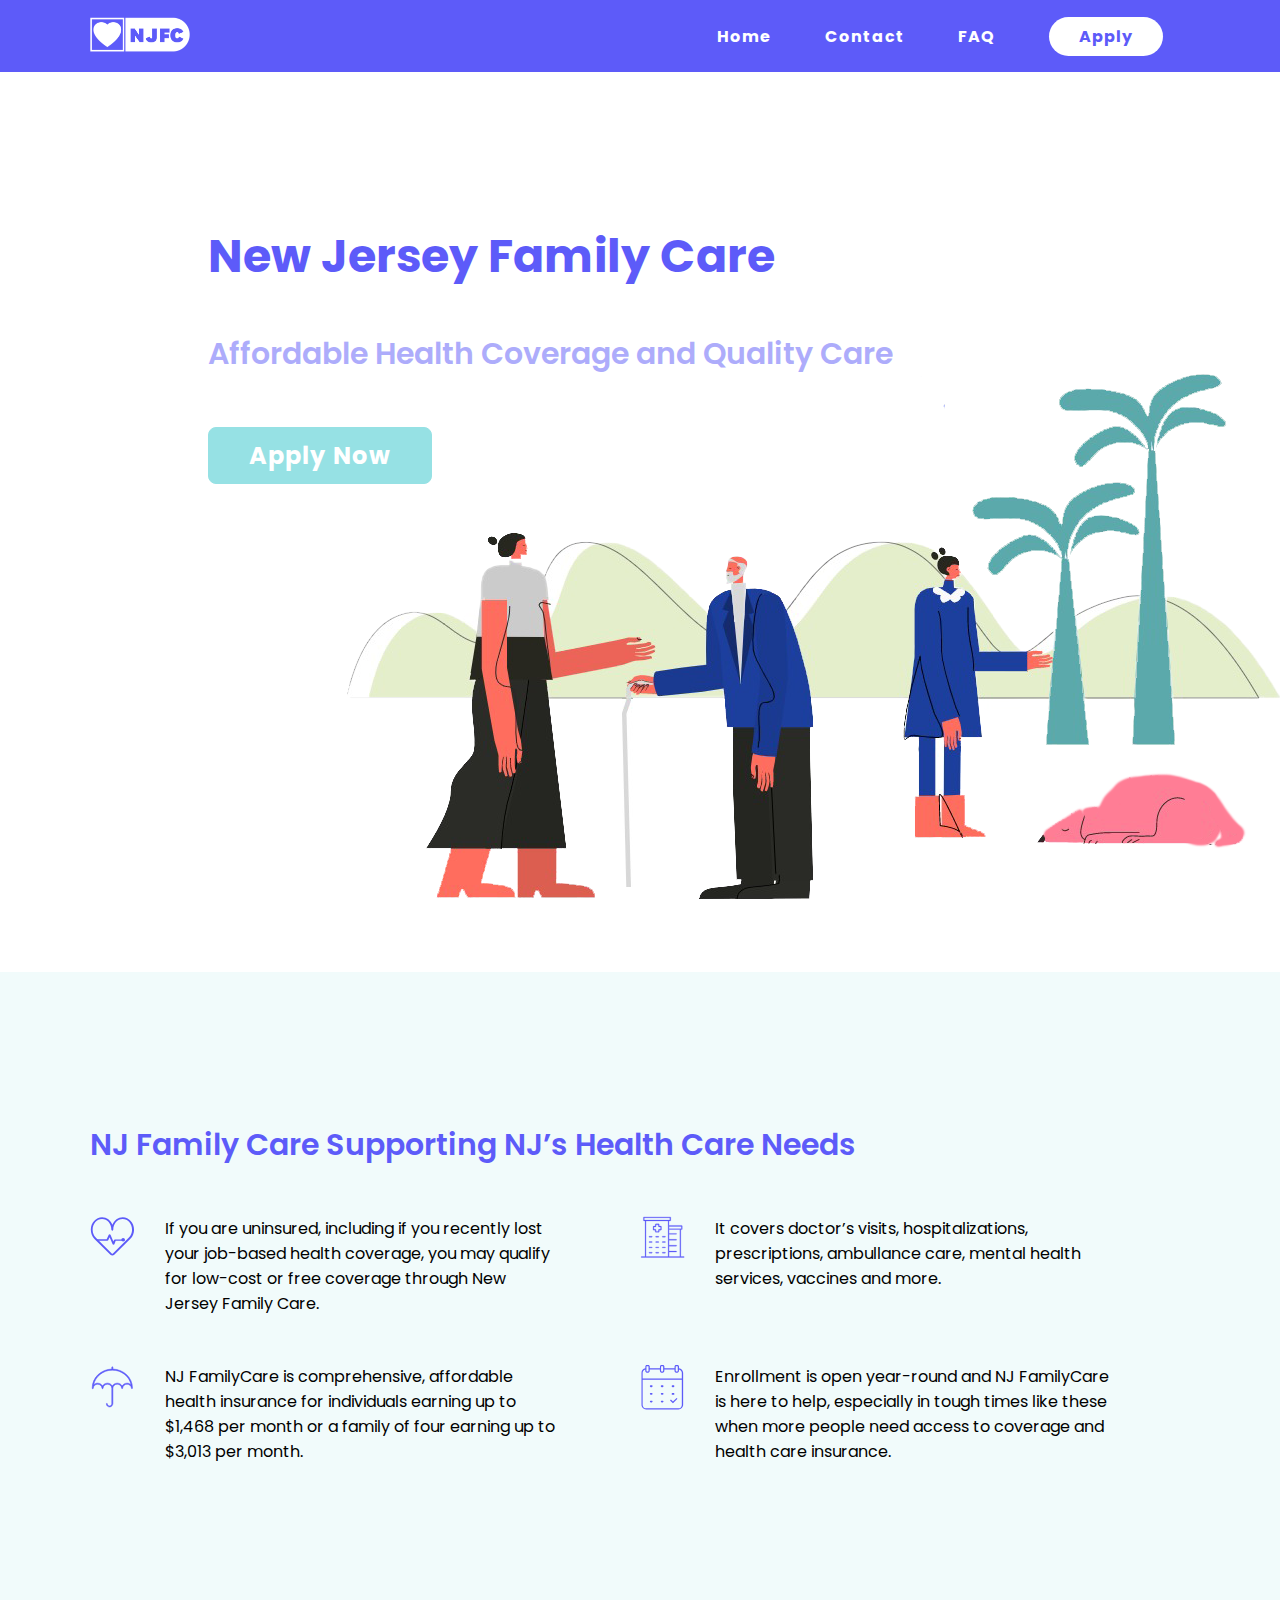
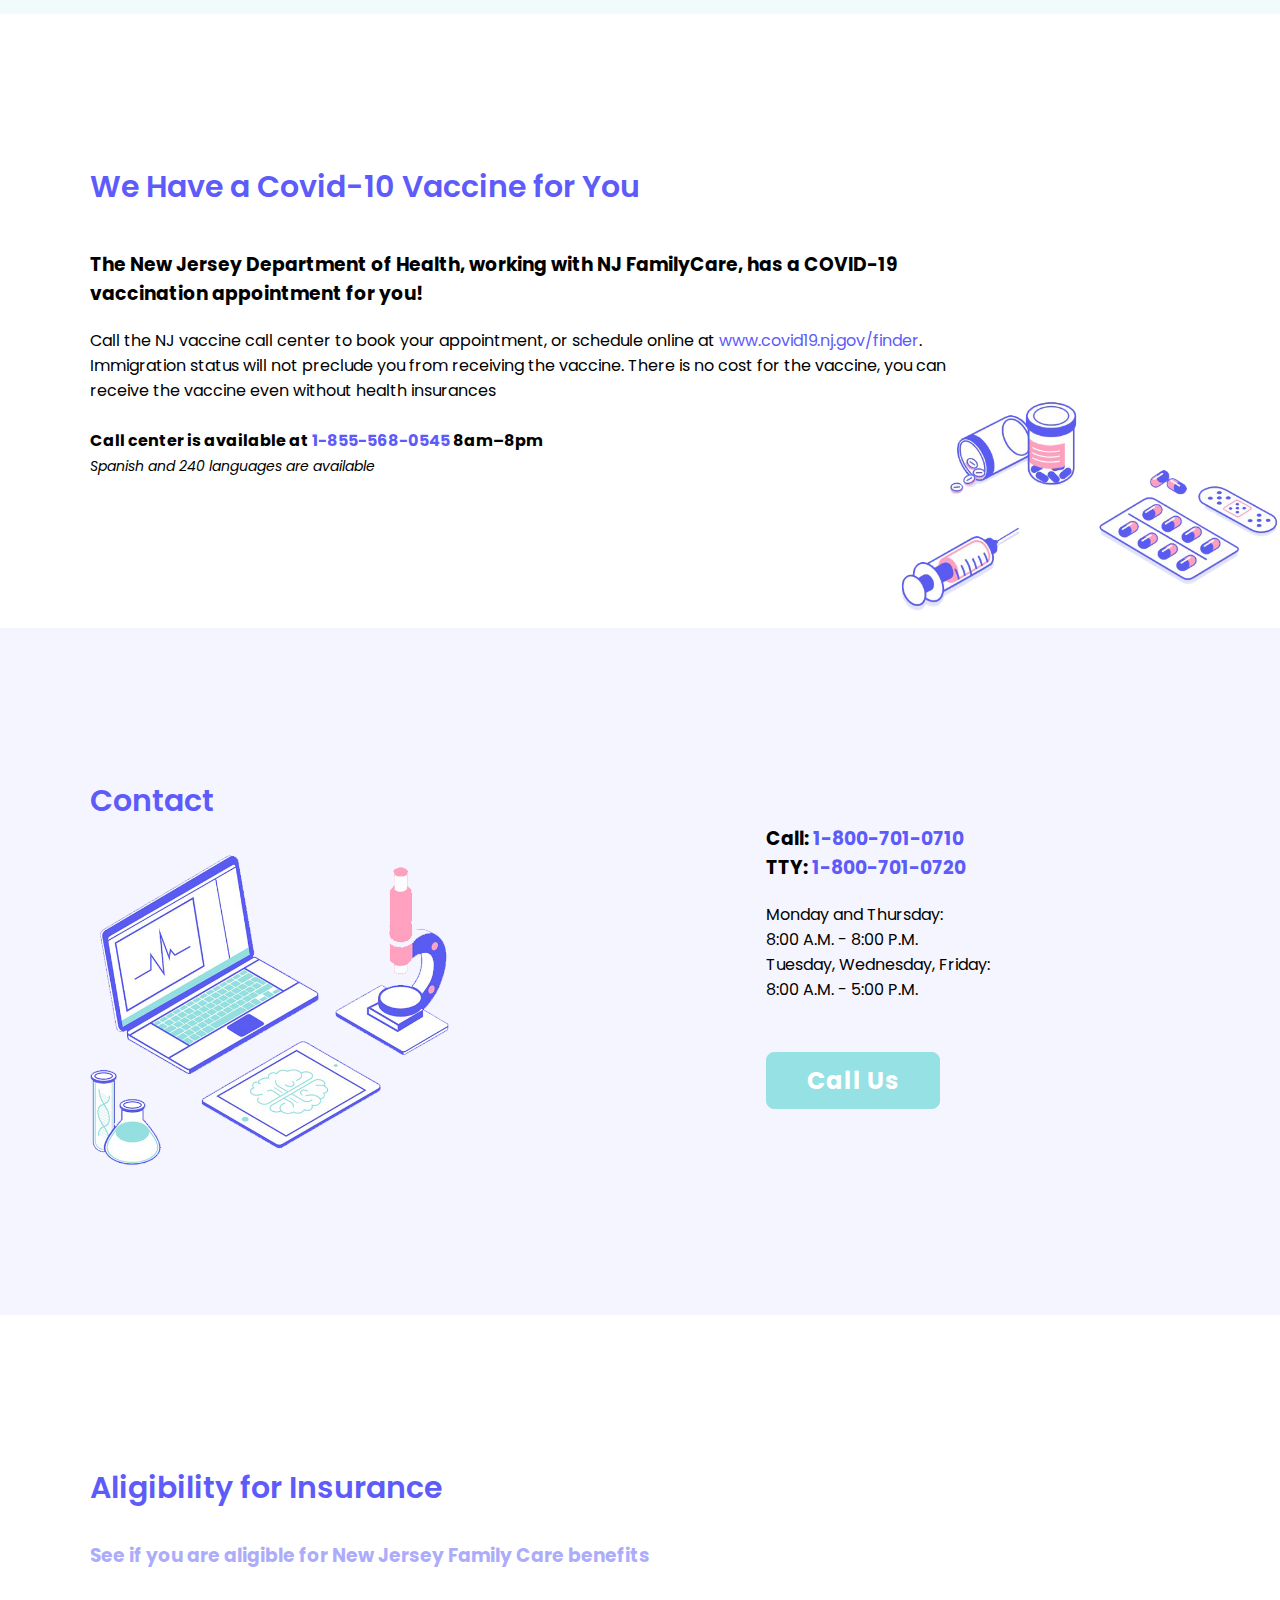
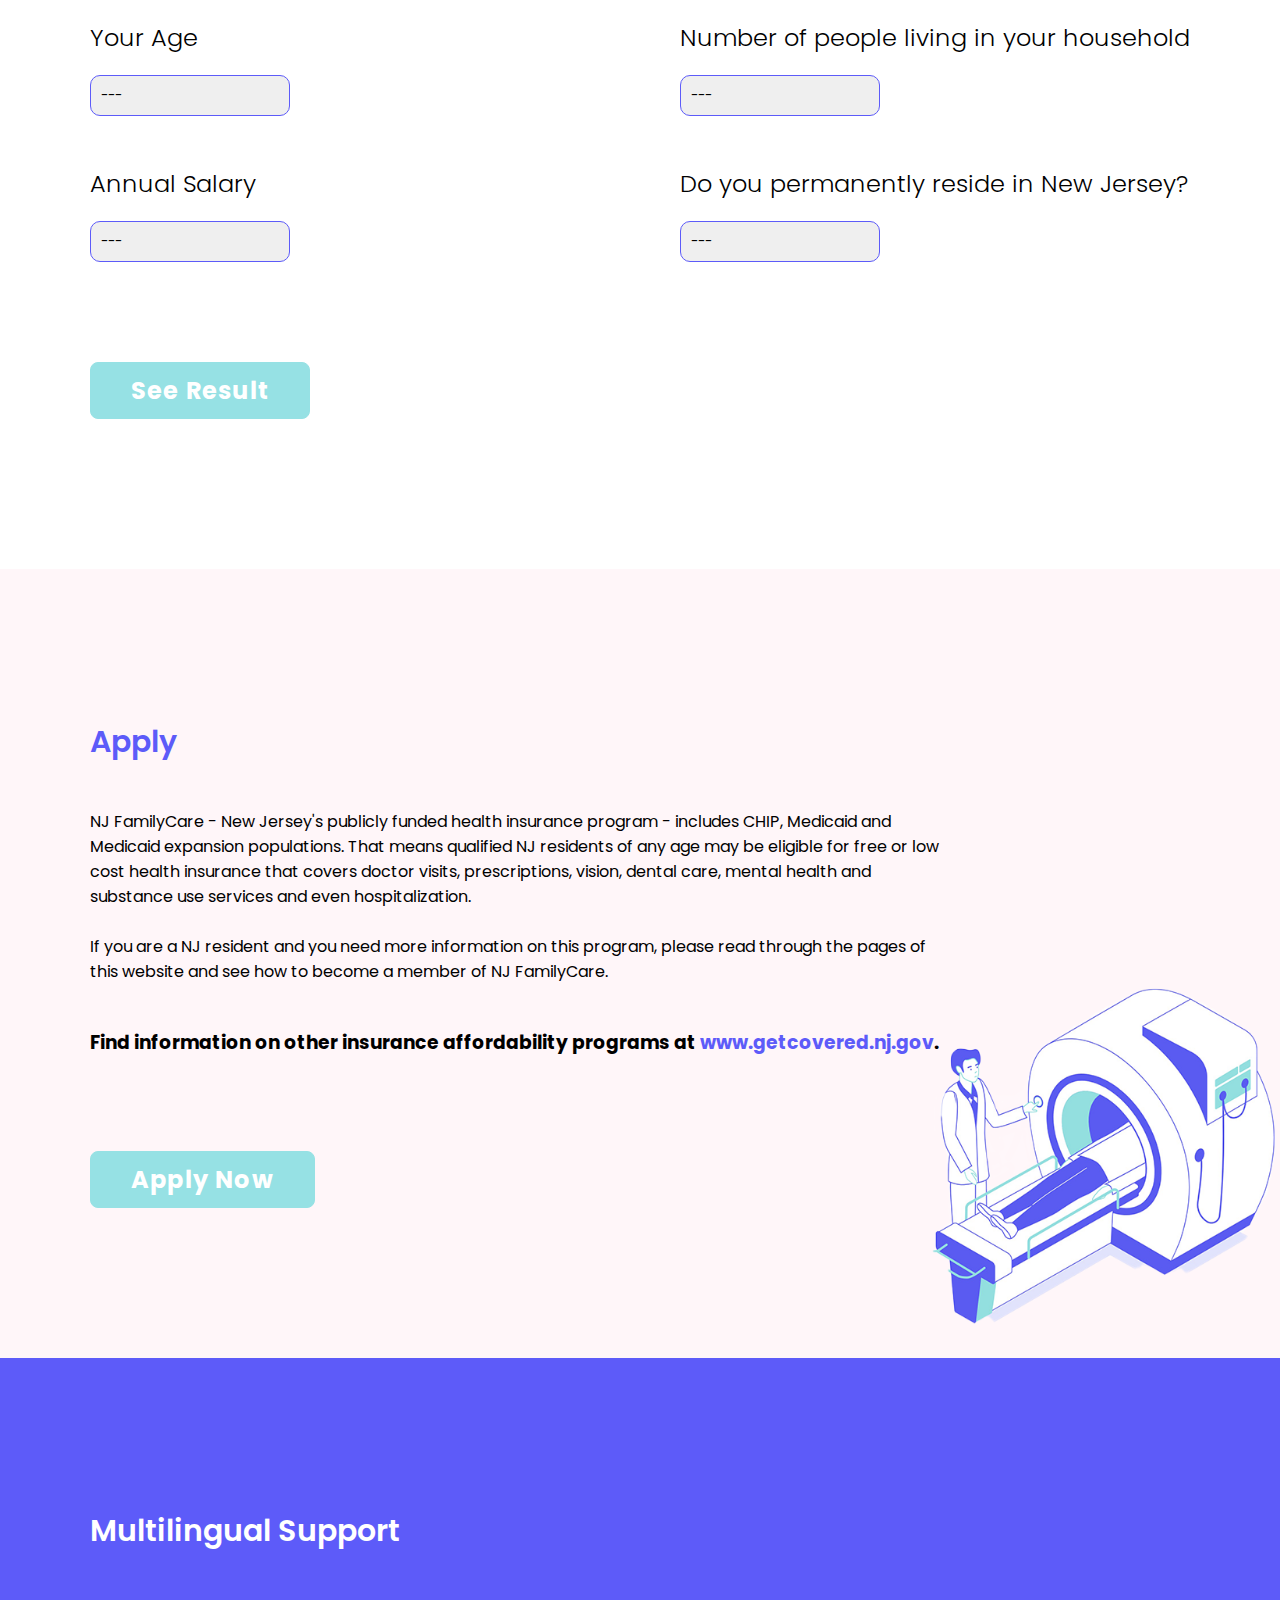
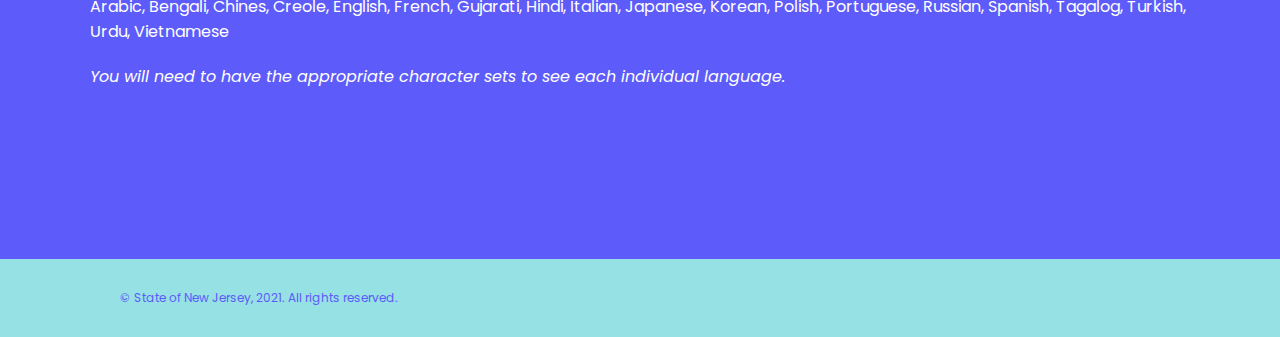
<file: New_Jersey_FamilyCare/index.html>
<!DOCTYPE html>
<html lang="en">
	<!-- prettier-ignore -->
	<head>
		<meta charset="UTF-8" />
		<meta http-equiv="X-UA-Compatible" content="IE=edge" />
		<meta
			name="viewport"
			content="width=device-width, initial-scale=1.0"
		/>
		<link rel="stylesheet" href="https://cdnjs.cloudflare.com/ajax/libs/font-awesome/4.7.0/css/font-awesome.min.css">
		<link rel="stylesheet" href="style.css" />
		<link rel="stylesheet" href="https://cdnjs.cloudflare.com/ajax/libs/font-awesome/4.7.0/css/font-awesome.min.css">
		<title>Aligibility</title>
	</head>
	<!-- prettier-ignore -->
	<body>
		<!-- Navbar Section  -->
		<section class="nav-bar">
			<nav>
				<a href="#home">
					<img class="logo" src="images/logo-njfc-01.png" alt="logo"/>
				</a>
				<ul class="nav-links">
					<li>
						<a href="#">Home</a>
					</li>
					<li>
						<a href="#">Contact</a>
					</li>
					<li>
						<a href="#">FAQ</a>
					</li>
					<li>
						<a id="apply" href="#" >Apply</a>
					</li>
				</ul>
				<div class="burger">
					<div class="line1"></div>
					<div class="line2"></div>
					<div class="line3"></div>
				</div>
			</nav>
		</section>

		<!-- Hero Section  -->
		<section class="hero">
			<div class="hero-section">
				<div class="hero-cta-wrapper wrapper">
					<h1>New Jersey Family Care</h1>
					<h2 class="hero-h2">Affordable Health Coverage and Quality Care</h2>
					<button>Apply Now</button>
				</div>
				<img src="images/hero.png" alt="Colorful illustration of a woman greeting an ond man and a youg lady in the back looking at her pink dog">
			</div>
		</section>

		<!-- health care need section  -->
		<section class="health-care-needs">
			<div class="health-care-needs-wrapper wrapper">
				<h2 class="seaction-headline">NJ Family Care Supporting NJ’s Health Care Needs</h2>
				<div class="icon-text-main-wrapper">
					<div class="icon-text-wrapper">
						<img class="icon" src="images/icons/icon-1.svg" alt="">
						<p>If you are uninsured, including if you recently lost your job-based 
							health coverage, you may qualify for low-cost or free coverage through New Jersey Family Care. </p>
					</div>
					<div class="icon-text-wrapper">
						<img class="icon" src="images/icons/icon-2.svg" alt="">
						<p>It covers doctor’s visits, hospitalizations, prescriptions, 
							ambullance care, mental health services, vaccines and more.</p>
					</div>
					<div class="icon-text-wrapper">
						<img class="icon" src="images/icons/icon-3.svg" alt="">
						<p>NJ FamilyCare is comprehensive,
							affordable health insurance for individuals
							earning up to $1,468 per month or a family
							of four earning up to $3,013 per month. </p>
					</div>
					<div class="icon-text-wrapper">
						<img class="icon" src="images/icons/icon-4.svg" alt="">
						<p>Enrollment is open year-round and NJ FamilyCare is here to help, especially
							in tough times like these when more people need access to coverage and health care insurance.  </p>
					</div>
				</div>
			</div>
		</section>

		<!-- Vacine section  -->

		<section class="vaccine">
			<div class="vaccine-wrapper wrapper">
				<div class="vaccine-left-side-wrapper">
					<h2>We Have a Covid-10 Vaccine for You</h2>
				<h3>The New Jersey Department of Health, working with NJ FamilyCare, has a COVID-19 vaccination appointment for you!</h3>
				<p>Call the NJ vaccine call center to book your appointment, or schedule online at <a href="www.covid19.nj.gov/finder">www.covid19.nj.gov/finder</a>. 
					Immigration status will not preclude you from receiving the vaccine. There is no cost for the vaccine, you can receive the vaccine even without health insurances</p> <br>
				<p> <strong> Call center is available at <span>1-855-568-0545</span>  8am–8pm</strong> </p>
				<p><em>Spanish and 240 languages are available</em></p>
				</div>
				<img src="images/vaccine.png" alt="illustration of some pills and a niddle">
			</div>
		</section>

		<!-- contact section  -->
		<section class="contact">
			<div class="contact-wrapper wrapper">
				<h2>Contact</h2>
				<div class="contact-content-wrapper">
					<img src="images/contact.png" alt="illustration of a computer, a tablet showing brain, a microscope and small flasks">
					<div class="contact-right-side-wrapper">
						<h3>Call: <span>1-800-701-0710</span>  </h3>
						<h3>TTY: <span> 1-800-701-0720</span> </h3>
						<p>
							Monday and Thursday: <br>
							8:00 A.M. - 8:00 P.M. <br>
							Tuesday, Wednesday, Friday: <br>
							8:00 A.M. - 5:00 P.M.
						</p>
						<button>Call Us</button>
					</div>
				</div>
			</div>
		</section>
		
		<!-- Aligibility Section -->
		<section class="aligibility wrapper">
			<h2>Aligibility for Insurance</h2>
			<h3 class="subhead-availability">
				See if you are aligible for New Jersey Family Care benefits
			</h3>
			<div class="questions">
				<div class="righ-questions-wrapper">
					<label for="age"> Your Age <br />
						<select name="age" id="age">
							<option disabled selected value="0">---</option>
							<option value="15-21"> 15-21 </option>
							<option value="21-30" > 21-30 </option>
							<option value="30-50" > 30-50 </option>
							<option value="50-80" > 50-80 </option>
							<option value="80+" > 80+ </option>
						</select>
					</label>

					<br />
					<label for="salary"> Annual Salary <br />
						<select name="salary" id="salary">
							<option disabled selected value="0">---</option>
							<option value="0-10000"> $0-10000 </option>
							<option value="10000-20000" > $10000-20000 </option>
							<option value="20000-30000" > $20000-30000 </option>
							<option value="30000-40000" > $30000-40000 </option>
							<option value="40000+" > $40000+ </option>
						</select>
					</label>
				</div>
				<div class="left-questions-wrapper">
					<label for="household"> Number of people living in your household <br />
						<select name="household" id="household">
							<option disabled selected value="0">---</option>
							<option value="1" > 1 </option>
							<option value="2" > 2 </option>
							<option value="3" > 3 </option>
							<option value="3+" > 3+ </option>		
						</select>
					</label>
					<br />
					<label class="reside" for="reside"> Do you permanently reside in New Jersey?</label> <br>
						<select name="reside" id="reside">
							<option disabled selected value="0">---</option>
							<option value="yes" > Yes </option>
							<option value="No" > No </option>		
						</select>
				</div>
			</div>
			<button id="see-results-button">See Result</button>
			<div class="answer-wrapper">
				<section class="answer">
					<h2 id="answer">""</h2>
					<button class="pop-up-button" id="button-that-changes">Apply Now</button> 
					<button class="pop-up-button">Contact Us</button>
					<button class="close-button" id="close-button" href="#">x</button>
				</section>
			</div>
		</section>

		<!-- apply section  -->
		<section class="apply-section">
			<div class="apply-wrapper wrapper">
				<div class="apply-right-side-wrapper">
					<h2 class="seaction-headline">Apply</h2>
					<p>NJ FamilyCare - New Jersey's publicly funded health insurance program - includes CHIP, Medicaid and Medicaid expansion populations. That means qualified NJ residents of any age may be eligible for free or low cost health insurance that covers doctor visits, prescriptions, vision, dental care, mental health and substance use services and even hospitalization.
					<br/> <br/>	If you are a NJ resident and you need more information on this program, please read through the pages of this website and see how to become a member of NJ FamilyCare. </p>
					<h3>Find information on other insurance affordability programs at <a target="_blank"  href="https://nj.gov/getcoverednj/">www.getcovered.nj.gov</a>.</h3>
					<button>Apply Now</button>
				</div>
				<img src="images/CT.png" alt="">
			</div>
		</section>

		<!-- languages section  -->
		<section class="languages-section">
			<div class="languages-wrapper wrapper">
				<h2>Multilingual Support</h2>
				<h4>Arabic,	Bengali, Chines, Creole, English, French, Gujarati, Hindi, Italian, Japanese, Korean, Polish, Portuguese, Russian, Spanish, Tagalog, Turkish, Urdu, Vietnamese</>
				<p><em>You will need to have the appropriate character sets to see each individual language.</em></p>
			</div>
		</section>

		<!-- Footer  -->
		<footer>
			<div id="footer-wrapper" class="wrapper">
				<p>© State of New Jersey, 2021. All rights reserved.</p>
			</div>
		</footer>
		
		  <!-- prettier-ignore -->
		  <script src="app.js"> </script>

	</body>
</html>
</file>
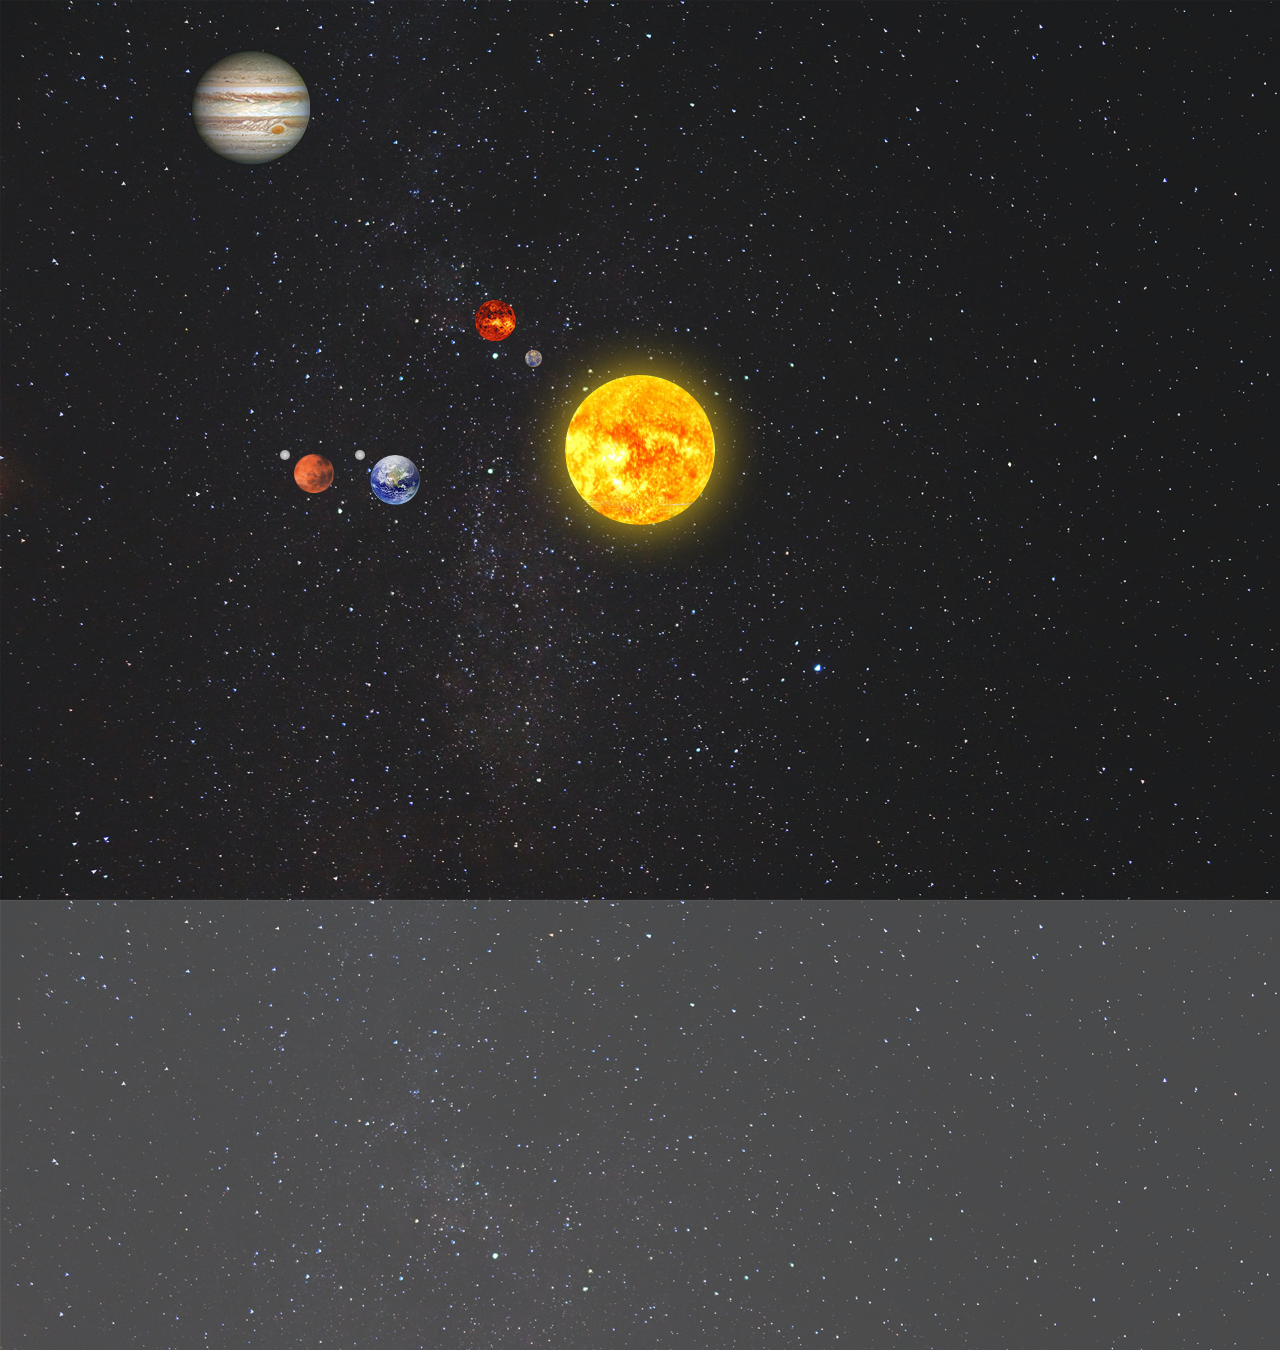
<file: Orbiting_CSS-Animation/index.html>
<!DOCTYPE html>
<html>
	<head>
		<title>Orbit Animation</title>

		<!-- Normalize.css -->
		<link
			rel="stylesheet"
			type="text/css"
			href="normalize.css"
		/>

		<!-- Custom Styles -->
		<link rel="stylesheet" href="style.css" />

		<!--[if IE]>
			<script src="http://html5shim.googlecode.com/svn/trunk/html5.js"></script>
		<![endif]-->
	</head>

	<body id="universe">
		<div id="sun"></div>
		<div id="earthOrbit">
			<img
				src="images/earth.png"
				alt="Earth"
				id="earth"
			/>
			<div id="moonOrbit">
				<div id="moon"></div>
			</div>
		</div>
		<div id="mercuryOrbit">
			<img
				src="images/mercury.png"
				alt="mercury"
				id="mercury"
			/>
		</div>
		<div id="venusOrbit">
			<img
				src="images/venus.png"
				alt="venus"
				id="venus"
			/>
		</div>
		<div id="marsOrbit">
			<img src="images/mars.png" alt="mars" id="mars" />
			<div id="moonOrbit">
				<div id="moon"></div>
			</div>
		</div>
		<div id="jupiterOrbit">
			<img
				src="images/Jupiter.png"
				alt="jupiter"
				id="jupiter"
			/>
		</div>
		<div id="saturnOrbit">
			<img
				src="images/saturn.png"
				alt="saturn"
				id="saturn"
			/>
		</div>
		<div id="neptunOrbit">
			<img
				src="images/neptune.png"
				alt="neptun"
				id="neptun"
			/>
		</div>
	</body>
</html>
</file>
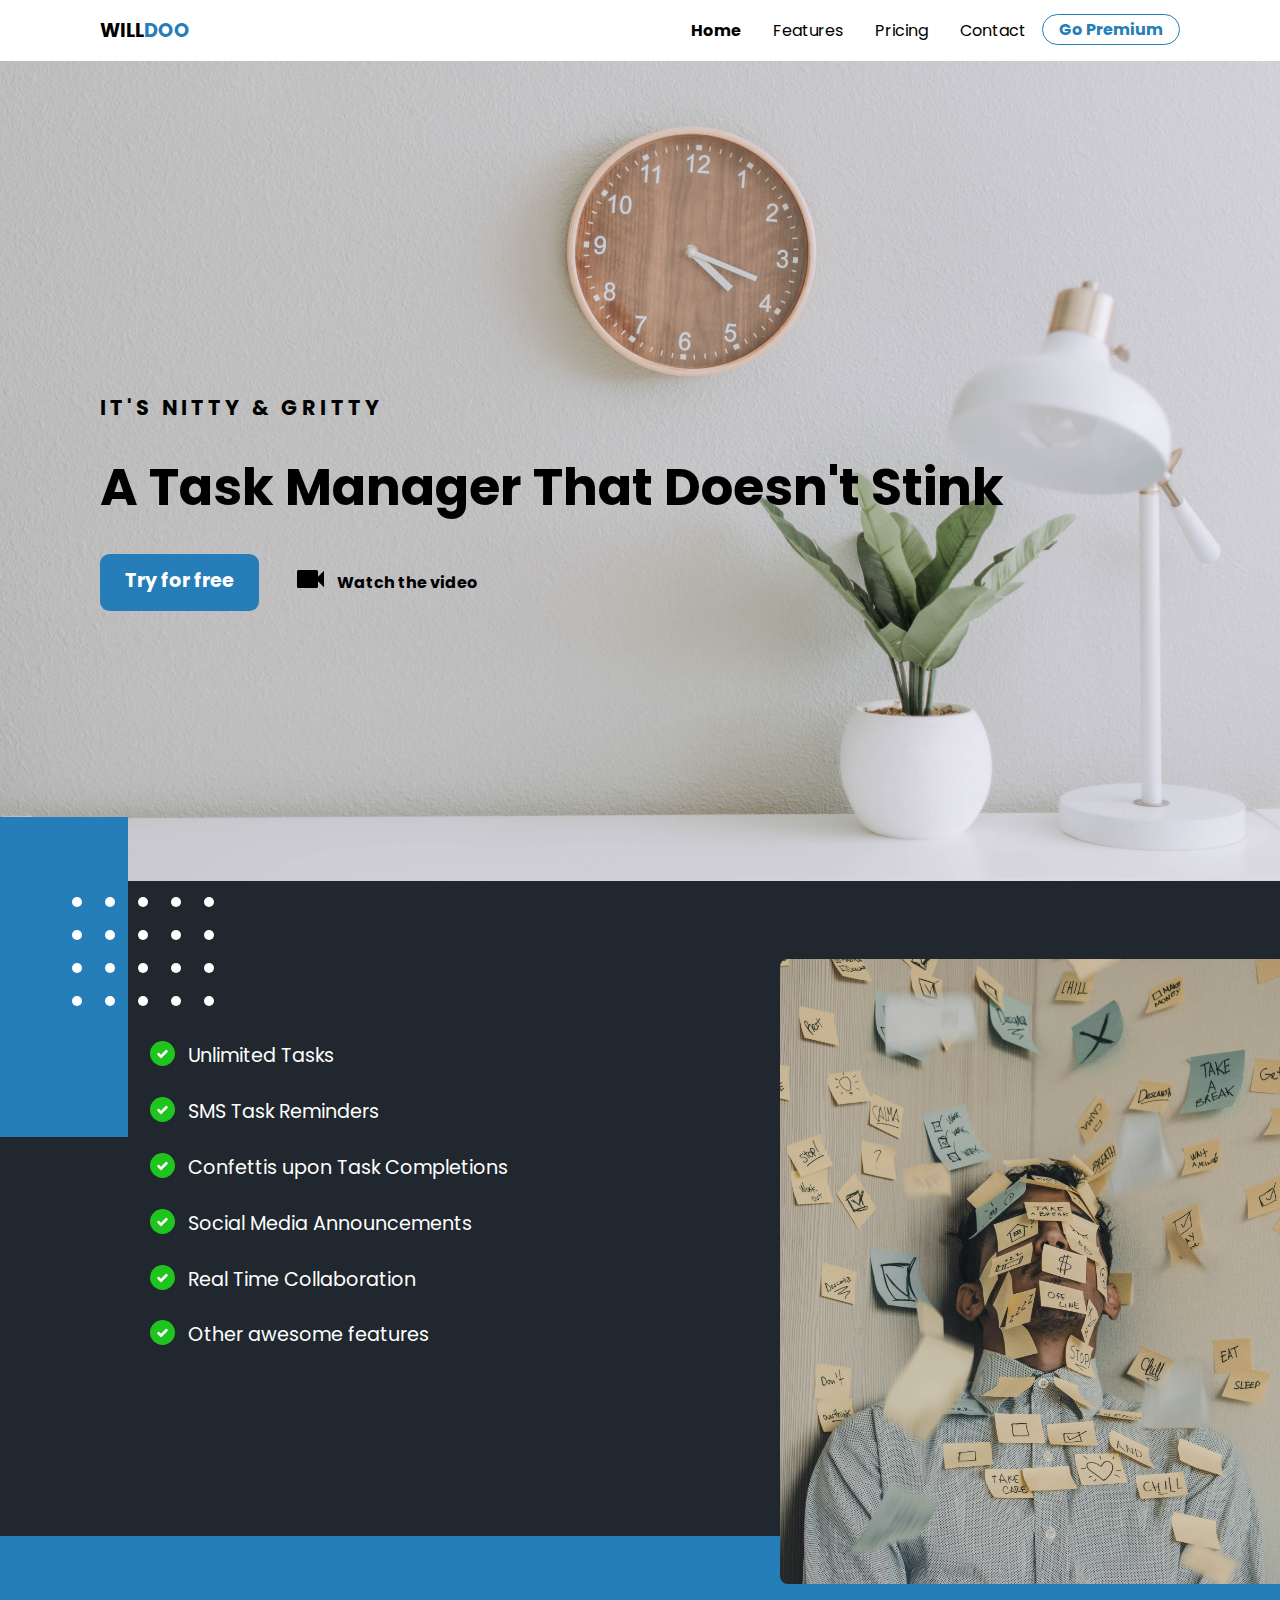
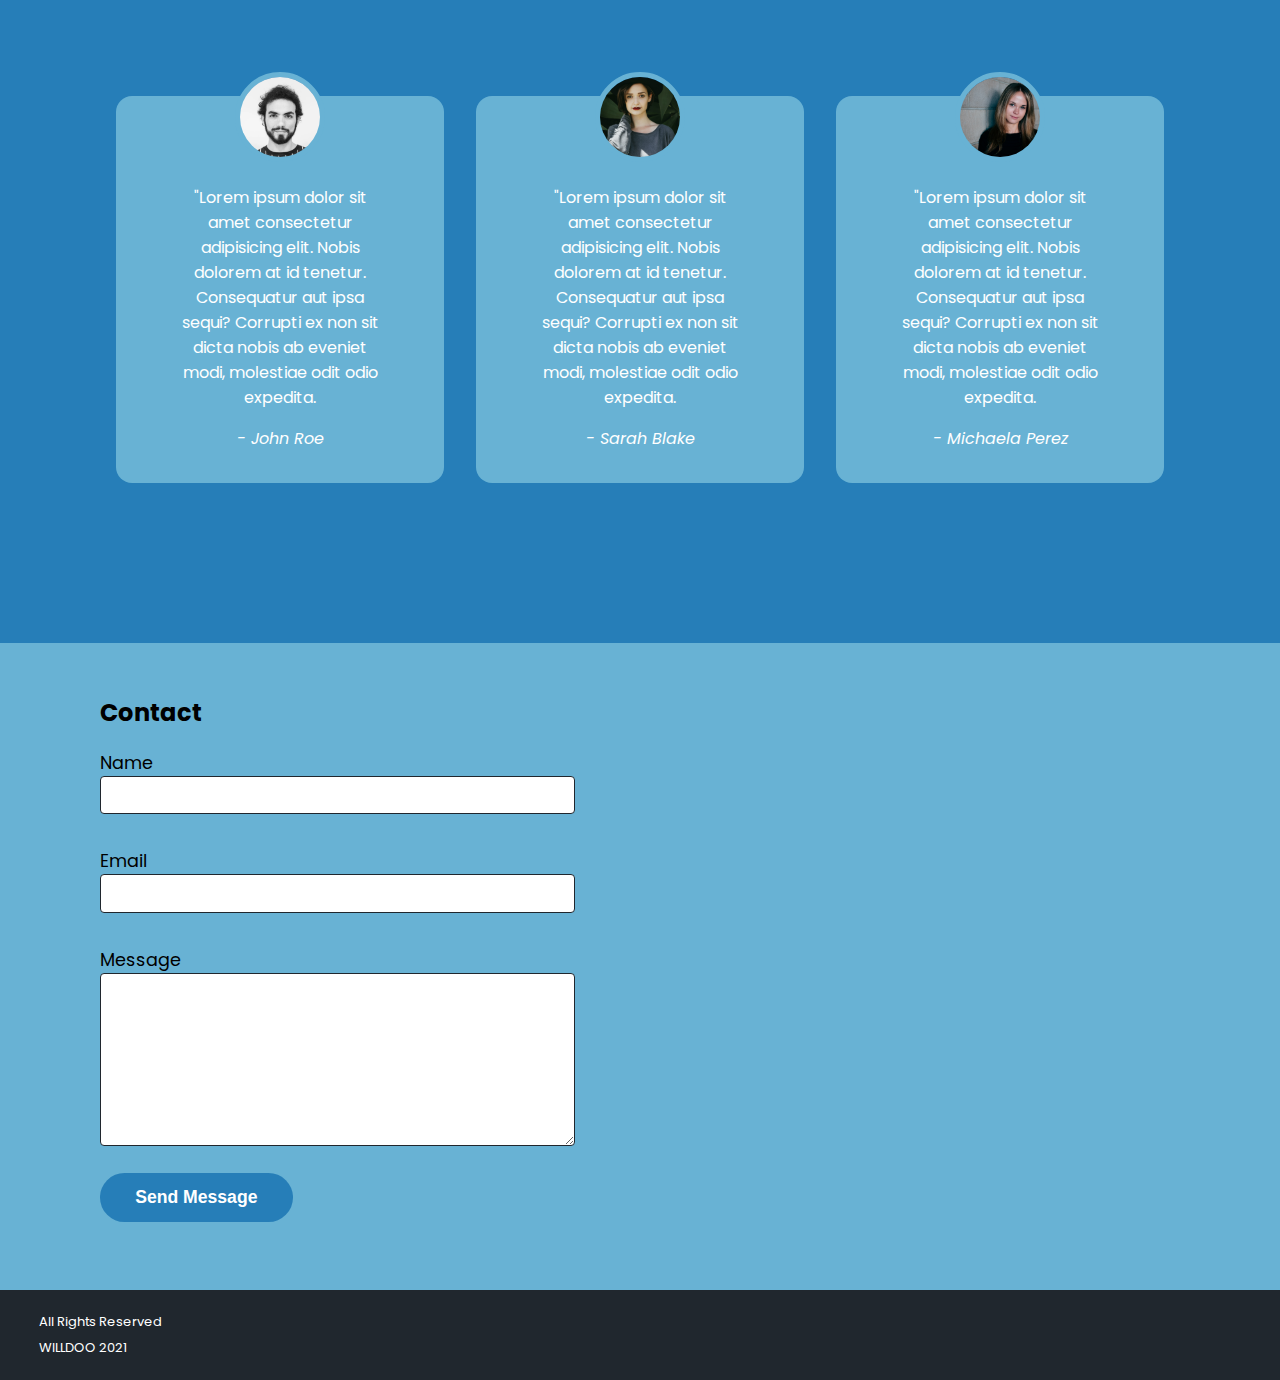
<file: WILLDOO-task-manger-website-main-page/index.html>
<!DOCTYPE html>
<html lang="en">
<head>
    <meta charset="UTF-8">
    <meta http-equiv="X-UA-Compatible" content="IE=edge">
    <meta name="viewport" content="width=device-width, initial-scale=1.0">
    <title>Document</title>
    <link rel="stylesheet" href="css/main.css">
</head>
<body>
    <div class="navbar">
        <div class="container">
            <a class="logo" href="#">WILL<span>DOO</span></a>

            <img id="mobile-cta" class="mobile-menu" src="images/menu.svg" alt="Open Navigation">

            <nav>
                <img id="mobile-exit" class="mobile-menu-exit" src="images/exit.svg" alt="Close Navigation">
                
                <ul class="primary-nav">
                    <li class="current"><a href="#">Home</a></li>
                    <li><a href="#">Features</a></li>
                    <li><a href="#">Pricing</a></li>
                </ul>

                <ul class="secondary-nav">
                    <li><a href="#">Contact</a></li>
                    <li class="go-premium-cta"><a href="#">Go Premium</a></li>
                </ul>
            </nav>
        </div>
    </div>
   
    <!-- landing section -->
    <section class="hero">
        <div class="container">
            <div class="left-col">
                <p class="subhead">It's Nitty &amp; Gritty</p>
                <h1>A Task Manager That Doesn't Stink</h1>

                <div class="hero-cta">
                    <a href="#" class="primary-cta">Try for free</a>
                    <a href="#" class="watch-video-cta">
                        <img src="images/watch.svg" alt="watch a video">Watch the video
                    </a>
                </div>
            </div>
        </div>
    </section>

    <!-- features section -->
    <section class="features-section">
        <div class="container">
            <ul class="features-list">
                <li>Unlimited Tasks</li>
                <li>SMS Task Reminders</li>
                <li>Confettis upon Task Completions</li>
                <li>Social Media Announcements</li>
                <li>Real Time Collaboration</li>
                <li>Other awesome features</li>
            </ul>

            <img src="images/person_with_papers.jpg" alt="Overwhelmed person having many sticky papers on him">
        </div>
    </section>

    <!-- Testemonials section -->
    <section class="testemonials-section">
        <div class="container">
            <ul>
                <li>
                    <img src="images/person.jpg" alt="Person who wrote a testemonial">
                    <blockquote>"Lorem ipsum dolor sit amet consectetur adipisicing elit. Nobis dolorem at id tenetur. Consequatur aut ipsa sequi? Corrupti ex non sit dicta nobis ab eveniet modi, molestiae odit odio expedita.</blockquote>
                    <cite>- John Roe</cite>
                </li>

                <li>
                    <img src="images/person2.jpg" alt="Person who wrote a testemonial">
                    <blockquote>"Lorem ipsum dolor sit amet consectetur adipisicing elit. Nobis dolorem at id tenetur. Consequatur aut ipsa sequi? Corrupti ex non sit dicta nobis ab eveniet modi, molestiae odit odio expedita.</blockquote>
                    <cite>- Sarah Blake</cite>
                </li>

                <li>
                    <img src="images/person3.jpg" alt="Person who wrote a testemonial">
                    <blockquote>"Lorem ipsum dolor sit amet consectetur adipisicing elit. Nobis dolorem at id tenetur. Consequatur aut ipsa sequi? Corrupti ex non sit dicta nobis ab eveniet modi, molestiae odit odio expedita.</blockquote>
                    <cite>- Michaela Perez</cite>
                </li>
            </ul>
        </div>
    </section>

    <!-- Contact section -->
    <section class="contact-section">
        <div class="container">
            <div class="contact-left">
                <h2>Contact</h2>

            <form action="">
                <label for="name">Name</label>
                <input type="text" id="name" name="name">

                <label for="email">Email</label>
                <input type="email" id="email" name="email">

                <label for="message">Message</label>
                <textarea name="message" id="message" cols="30" rows="10"></textarea>

                <input type="submit" class="send-message-cta" value="Send Message">
            </form>                
            </div>
            <div class="contact-right">
                <iframe src="https://www.google.com/maps/embed?pb=!1m18!1m12!1m3!1d12103.04820446467!2d-73.99627684999997!3d40.679211549999984!2m3!1f0!2f0!3f0!3m2!1i1024!2i768!4f13.1!3m3!1m2!1s0x89c25a58118fdf65%3A0x1636270596a992dc!2zQ2Fycm9sbCBHYXJkZW5zLCDhg5Hhg6Dhg6Phg5nhg5rhg5jhg5zhg5gsIOGDnOGDmOGDoy3hg5jhg53hg6Dhg5nhg5jhg6Eg4YOo4YOi4YOQ4YOi4YOY!5e0!3m2!1ska!2sus!4v1622601051724!5m2!1ska!2sus" width="600" height="450" style="border:0;" allowfullscreen="" loading="lazy"></iframe>
            </div>
        </div>
    </section>

    <!-- Footer section -->
    <section class="footer">
        <p>All Rights Reserved </p>
        <p>WILLDOO 2021</p>
    </section>

    <script>
        const mobileBtn = document.getElementById("mobile-cta")
            nav = document.querySelector('nav')
            mobileBtnExit = document.getElementById("mobile-exit")

            mobileBtn.addEventListener("click", () => {
                nav.classList.add("menu-btn")
            })

            mobileBtnExit.addEventListener("click", () => {
                nav.classList.remove("menu-btn")
            })
    </script>

</body>
</html>
</file>
<file: New_Jersey_FamilyCare/style.css>
@import url("https://fonts.googleapis.com/css2?family=Poppins:ital,wght@0,200;0,300;0,600;1,200&display=swap");
* {
	margin: 0;
	box-sizing: border-box;
	padding: 0;
	font-family: "Poppins", sans-serif;
}

:root {
	--primary-color: #5d5bf9;
	--accent-color: #96e1e4;
	--background-blue: #96e1e423;
	--background-pink: #ffa0be18;
	--background-purple: #5d5bf90f;

	--headlin-font-size: 46px;
	--heading-font-weight: bolder;

	--subheading-font-size: 30px;
	--subheading-opacity: 50%;
	--subheading-font-weight: 600;

	--section-heading-font-size: 30px;

	--bodytext-font-weight: 200;
	--bodytext-font-size: 18px;

	--primary-information-font-size: 24px;
	--primary-information-font-weight: 300;
}

h1 {
	font-size: var(--headlin-font-size);
	font-weight: var(--heading-font-weight);
	color: var(--primary-color);
	margin-bottom: 40px;
}
h2 {
	font-size: var(--subheading-font-size);
	font-weight: var(--subheading-font-weight);
	opacity: var(--subheading-opacity);
	color: var(--primary-color);
}

button {
	margin-top: 50px;
	background: var(--accent-color);
	padding: 10px 40px;
	border-radius: 8px;
	font-size: 24px;
	border: var(--accent-color) 1px;
	border-style: solid;
	color: #fff;
	font-weight: bold;
	letter-spacing: 0.05em;
	cursor: pointer;
}

body {
	overflow-x: hidden;
}

section {
	overflow: hidden;
}

@keyframes activeButtonAnimation {
	from {
		color: #fff;
	}
	to {
		border-color: var(--primary-color);
		color: var(--primary-color);
	}
}

button:hover {
	/* border-color: purple; */
	animation: activeButtonAnimation 0.9s linear forwards;
	/* animation: name duration timing-function delay iteration-count
		direction fill-mode; */
}

section.nav-bar {
	background-color: var(--primary-color);
}

nav {
	margin: 0px auto;
	display: flex;
	max-width: 1100px;
	align-items: center;
	min-height: 8vh;
	justify-content: space-between;
}

.logo {
	max-width: 100px;
}

.nav-links {
	display: flex;
	width: 500px;
	justify-content: space-around;
}
.nav-links a {
	text-decoration: none;
	color: #fff;
	letter-spacing: 1px;
	font-weight: bold;
	font-size: 16px;
}

#apply {
	background: #fff;
	color: var(--primary-color);
	padding: 8px 30px;
	border-radius: 20px;
}

.nav-links a:hover {
	color: var(--accent-color);
	transition: 0.5s;
}

#apply:hover {
	background: var(--accent-color);
	transition: 1s ease-in-out;
}

.nav-links li {
	list-style: none;
}

.burger {
	display: none;
	cursor: pointer;
}

.burger div {
	width: 30px;
	height: 2px;
	background-color: rgb(248, 243, 232);
	margin: 5px;
	transition: all 0.3s ease;
}

.nav-active {
	transform: translateX(0%);
	border-radius: 0 0 0px 40px;
}
.nav-position {
	right: 30%;
}

@keyframes navLinkFade {
	from {
		opacity: 0;
		transform: translate(50px);
	}
	to {
		opacity: 1;
		transform: translate(0px);
	}
}

.toggle .line1 {
	transform: rotate(-45deg) translate(-5px, 6px);
}
.toggle .line2 {
	opacity: 0;
}
.toggle .line3 {
	transform: rotate(45deg) translate(-5px, -6px);
}

/* contact section  */
.contact-wrapper img {
	margin-top: 30px;
	max-width: 40%;
}
.contact-content-wrapper {
	display: flex;
	justify-content: space-between;
	align-items: flex-start;
	margin-right: 200px;
}

.contact {
	background-color: var(--background-purple);
}

.contact-wrapper h2 {
	opacity: 100%;
}

.contact-content-wrapper h3 span {
	color: var(--primary-color);
}

.contact-right-side-wrapper p {
	margin-top: 20px;
}

.contact-wrapper {
	max-width: 1000px;
}

/* aligibility */

.aligibility {
	max-width: 1100px;
	margin: 60px auto;
	position: relative;
	padding: 80px 0;
}
.subhead-availability {
	margin-bottom: 50px;
}
button {
	max-width: 300px;
}
label {
	font-size: var(--primary-information-font-size);
	font-weight: var(--primary-information-font-weight);
}

select {
	margin-top: 20px;
	width: 200px;
	padding: 10px 40px 10px 10px;
	border-color: var(--primary-color);
	border-radius: 10px;
	appearance: none;
	margin-bottom: 50px;
	cursor: pointer;
}

.questions {
	display: flex;
	justify-content: space-between;
}
.yes-no {
	margin-top: 20px;
}
#yes,
#no {
	font-size: 22px;
}
#yes {
	padding-right: 20px;
}
input[type="radio"] {
	width: 19px;
	height: 19px;
	color: var(--primary-color);
}

.answer-wrapper {
	display: flex;
	height: 100%;
	top: 0;
	width: 100%;
	position: absolute;
	z-index: 1000;
	justify-content: center;
	align-items: center;
	display: none;
}

.answer {
	max-height: 40%;
	background-color: var(--accent-color);
	max-width: 100%;
	padding: 70px 70px;
	border-radius: 20px;
	position: relative;
}
.close-button {
	font-size: 20px;
	font-weight: 900;
	padding: 0px 6px;
	margin-top: 10px;
	position: absolute;
	top: 20px;
	right: 15px;
	border: none;
}
.aligibility h3 {
	padding-top: 30px;
	color: var(--primary-color);
	opacity: var(--subheading-opacity);
}
.aligibility h2 {
	opacity: 100%;
}
.answer h2 {
	color: var(--primary-color);
	opacity: 100%;
}
.pop-up-button {
	background-color: var(--accent-color);
	color: #fff;
	border: var(--primary-color) 1px solid;
	font-size: 20px;
}
#contact-us-button {
	margin-right: 20px;
}

/* Hero Section */

.hero {
	height: 100vh;
}
.hero-section {
	display: flex;
	justify-content: flex-start;
	max-width: 1100px;
}

.hero-cta-wrapper {
	padding-top: 20vh;
	max-width: 1100px;
	margin: 0 auto;
}

.hero img {
	position: absolute;
	bottom: 0px;
	right: 0;
	max-width: 100%;
	z-index: -1;
}

/* Health Care Needs Section  */

.health-care-needs {
	background-color: var(--background-blue);
}

.health-care-needs-wrapper {
	max-width: 1100px;
	margin: 0 auto;
	padding: 80px 0;
}
.icon-text-main-wrapper {
	display: grid;
	grid-template-columns: 1fr 1fr;
	/* grid-template-rows: 1fr 1fr; */
}
.icon {
	max-width: 45px;
	margin-right: 30px;
}
.icon-text-wrapper {
	display: flex;
	margin: 3em 5em 0 0;
	align-items: flex-start;
}
.seaction-headline {
	opacity: 100%;
}
.apply-right-side-wrapper h3,
.apply-right-side-wrapper p {
	margin: 44px 0;
}

.apply-right-side-wrapper a {
	color: var(--primary-color);
	text-decoration: none;
}

.wrapper {
	max-width: 1100px;
	margin: 0 auto;
	padding: 150px 0;
}
/* vaccine section  */
.vaccine {
	position: relative;
}

.vaccine-wrapper h2 {
	opacity: 100%;
	margin-bottom: 40px;
}
.vaccine-wrapper h3 {
	margin-bottom: 20px;
}
.vaccine-left-side-wrapper {
	max-width: 80%;
}

.vaccine-left-side-wrapper span {
	color: var(--primary-color);
}
.vaccine-left-side-wrapper em {
	font-size: 14px;
}
.vaccine-left-side-wrapper a {
	color: var(--primary-color);
	text-decoration: none;
}
.vaccine-wrapper img {
	max-width: 30%;
	position: absolute;
	right: 0;
	bottom: 1em;
}
/* apply-section  */
.apply-section {
	background-color: var(--background-pink);
	position: relative;
}

.apply-wrapper img {
	max-width: 28%;
	position: absolute;
	bottom: 30px;
	right: 0px;
}
.apply-right-side-wrapper {
	max-width: 850px;
}

/* Languages Section */

.languages-section {
	background-color: var(--primary-color);
}

.languages-section h2,
.languages-section p,
.languages-section h4 {
	color: #fff;
}

.languages-section h2 {
	opacity: 100%;
	margin-bottom: 40px;
}

.languages-section p {
	margin: 20px 0;
}
.languages-section h4 {
	font-weight: 400;
}

/* Footer  */

footer {
	background-color: var(--accent-color);
	color: var(--primary-color);
}
#footer-wrapper {
	padding: 30px;
}

footer p {
	font-size: 12px;
}
@media screen and (max-width: 1200px) {
	.wrapper {
		padding: 70px 0;
	}
	nav,
	.wrapper {
		max-width: 900px;
	}
	.questions {
		flex-direction: column;
	}
	.apply-right-side-wrapper {
		max-width: 700px;
	}
	.contact-content-wrapper {
		margin-right: 0px;
	}
}
@media screen and (max-width: 1024px) {
	nav,
	.wrapper {
		max-width: 700px;
	}
	.questions {
		flex-direction: column;
	}
	.hero-cta-wrapper {
		padding-top: 150px;
	}
	.icon-text-main-wrapper {
		display: grid;
		grid-template-columns: 1fr;
	}
	.icon {
		max-width: 40px;
	}
	.hero img {
		max-width: 70%;
	}
	.answer {
		padding: 30px 20px;
		border-radius: 20px;
	}
}
@media screen and (max-width: 768px) {
	nav,
	.wrapper {
		max-width: 550px;
	}
	h1 {
		font-size: 28px;
	}
	h2 {
		font-size: 24px;
	}
	.subhead-availability {
		margin-bottom: 50px;
	}
	label {
		font-size: 18px;
	}
	#yes,
	#no {
		font-size: 18px;
	}
	input[type="radio"] {
		width: 15px;
		height: 15px;
		color: var(--primary-color);
	}
	.nav-links {
		position: absolute;
		right: 0%;
		height: 92vh;
		top: 8vh;
		background-color: var(--primary-color);
		display: flex;
		flex-direction: column;
		align-items: center;
		width: 40%;
		transform: translateX(100%);
		transition: transform 0.5s ease-in;
	}
	.nav-links li {
		opacity: 0;
	}
	.burger {
		display: block;
	}
	button {
		margin-top: 50px;
	}
	#answer {
		font-size: 18px;
	}
	.pop-up-button {
		font-size: 14px;
	}
	.hero-cta-wrapper {
		padding-top: 80px;
	}
	.icon {
		max-width: 30px;
	}
	.hero img {
		max-width: 100%;
	}
	.contact-content-wrapper {
		flex-direction: column;
	}
	.contact-right-side-wrapper {
		margin-top: 50px;
	}
	.contact-wrapper img {
		max-width: 80%;
	}
	.vaccine-wrapper img {
		display: none;
	}
	.vaccine-left-side-wrapper {
		max-width: 100%;
	}
	h3 {
		font-size: 16px;
	}
}
@media screen and (max-width: 560px) {
	nav,
	.wrapper {
		max-width: 380px;
	}
	h1 {
		font-size: 26px;
	}
	h2 {
		font-size: 22px;
	}
	.subhead-availability {
		margin-bottom: 50px;
	}
	button {
		margin-top: 50px;
		font-size: 18px;
		padding: 8px 25px;
	}
	.logo {
		padding-top: 8px;
		max-width: 85px;
	}
	.icon-text-wrapper {
		margin-right: 0;
	}
}
@media screen and (max-width: 375px) {
	nav,
	.wrapper {
		max-width: 280px;
	}
	h1 {
		font-size: 24px;
	}
	h2 {
		font-size: 20px;
	}
	.logo {
		max-width: 65px;
	}
	.apply-wrapper img {
		display: none;
	}
}
@media screen and (max-width: 280px) {
	nav,
	.wrapper {
		max-width: 250px;
	}
	.hero img {
		max-width: 300px;
		bottom: 0px;
	}
	.icon-text-wrapper {
		display: block;
	}
}

.nav-active {
	transform: translateX(0%);
}
</file>
<file: Orbiting_CSS-Animation/style.css>
html,
body {
	height: 100%;
	width: 100%;
	height: 100vh;
	overflow: hidden;
	background-image: url("./images/background.png");
	background-size: cover;
}

#universe {
	width: 100%;
	height: 100%;
}

#stars {
	position: relative;
	z-index: 2;
	height: 100%;
	width: 100%;
	background: url("./images/stars.png");

	animation: starPulse 4s infinite alternate;
}

#sun {
	position: absolute;
	background-image: url("./images/sun.png");
	/* background: radial-gradient(#f5c313, #ec7e08); */
	background-position: center;
	background-size: contain;
	z-index: 3;
	left: 50%;
	top: 50%;
	margin-top: -75px;
	margin-left: -75px;
	height: 150px;
	width: 150px;
	/* background: orange; */
	border-radius: 100%;
	box-shadow: 0 0 50px #f5c91a;

	animation: sunFire 5s infinite alternate;
}

#mercuryOrbit {
	width: 200px;
	height: 230px;
	border-radius: 50%;
	position: absolute;
	top: 50%;
	left: 50%;
	margin: -100px 0 0 -115px;
	animation: spin 18s linear infinite;
}

#mercury {
	max-width: 17px;
}

#venusOrbit {
	width: 300px;
	height: 330px;
	border-radius: 50%;
	position: absolute;
	top: 50%;
	left: 50%;
	margin: -150px 0 0 -165px;
	animation: spin 70.4s linear infinite;
}

#venus {
	max-width: 41px;
}

@keyframes starPulse {
	from {
		opacity: 1;
	}
	to {
		opacity: 0.2;
	}
}

#earthOrbit {
	width: 450px;
	height: 500px;
	border-radius: 50%;
	position: absolute;
	top: 50%;
	left: 50%;
	margin: -225px 0 0 -250px;
	animation: spin 80s linear infinite;
}

#earth {
	position: absolute;
	max-width: 50px;
	top: 50%;
	left: 0;
	margin-top: -20px;
	margin-left: -20px;
}

#moonOrbit {
	height: 60px;
	width: 70px;
	position: absolute;
	z-index: 6;
	border-radius: 50%;
	top: 50%;
	left: 0;
	margin-top: -25px;
	margin-left: -35px;
	animation: spin 5sec;
	animation: spin 5s linear infinite;
}

#moon {
	height: 10px;
	width: 10px;
	background: radial-gradient(#ddd, #888);
	border-radius: 50%;
}

#marsOrbit {
	width: 600px;
	height: 650px;
	border-radius: 50%;
	position: absolute;
	top: 50%;
	left: 50%;
	margin: -300px 0 0 -325px;
	animation: spin 124s linear infinite;
}

#mars {
	position: absolute;
	max-width: 40px;
	top: 50%;
	left: 0;
	margin-top: -21px;
	margin-left: -21px;
}

#jupiterOrbit {
	width: 800px;
	height: 900px;
	border-radius: 50%;
	position: absolute;
	top: 50%;
	left: 50%;
	margin: -400px 0 0 -450px;
	animation: spin 20s linear infinite;
}

#jupiteer {
	position: absolute;
	max-width: 50px;
	top: 50%;
	left: 0;
	margin-top: -21px;
	margin-left: -21px;
}
#saturnOrbit {
	width: 1400px;
	height: 1500px;
	border-radius: 50%;
	position: absolute;
	top: 50%;
	left: 50%;
	margin: -700px 0 0 -750px;
	animation: spin 15s linear infinite;
}

#saturn {
	position: absolute;
	width: 80px;
	top: 50%;
	left: 0;
	margin-top: -21px;
	margin-left: -21px;
}
#neptunOrbit {
	width: 1600px;
	height: 1700px;
	border-radius: 50%;
	position: absolute;
	top: 50%;
	left: 50%;
	margin: -800px 0 0 -850px;
	animation: spin 30s linear infinite;
}

#neptun {
	position: absolute;
	width: 60px;
	top: 50%;
	left: 0;
	margin-top: -21px;
	margin-left: -21px;
}
@keyframes sunFire {
	from {
		box-shadow: 0 0 50px #f5c91a;
	}
	to {
		box-shadow: 0 0 100px #f5c91a;
	}
}

@keyframes spin {
	from {
		transform: rotate(0);
	}
	to {
		transform: rotate(360deg);
	}
}
</file>
<file: WILLDOO-task-manger-website-main-page/css/main.css>
@import url("https://fonts.googleapis.com/css2?family=Poppins:wght@300;600&display=swap");
:root {
  --primary-color: rgba(38, 126, 184);
}

body {
  background: #f2f2f2;
  margin: 0;
  font-family: "Poppins", sans-serif;
}

a {
  color: #444;
}

ul {
  list-style-type: none;
  padding: 0;
  margin: 0;
}

section {
  padding: 5em 2em;
}

.navbar {
  background: white;
  padding: 1em;
}

.navbar .logo {
  text-decoration: none;
  font-weight: bold;
  color: black;
  font-size: 1.2em;
}

.navbar .logo span {
  color: var(--primary-color);
}

.navbar .mobile-menu {
  cursor: pointer;
}

.navbar .container {
  display: -webkit-box;
  display: -ms-flexbox;
  display: flex;
  place-content: space-between;
}

.navbar .container #mobile-cta {
  width: 40px;
}

nav {
  display: none;
}

nav.menu-btn {
  display: block;
}

nav {
  position: fixed;
  z-index: 9;
  width: 70%;
  right: 0;
  top: 0;
  background: #20272e;
  height: 100vh;
  padding: 1em;
}

nav ul.primary-nav {
  margin-top: 5em;
}

nav a {
  color: white;
  text-decoration: none;
  display: block;
  padding: 0.5em;
  font-size: 1em;
  text-align: right;
}

nav a:hover {
  font-weight: bold;
  color: #68b2d4;
}

nav #mobile-exit {
  cursor: pointer;
  float: right;
  margin: 0.5em;
}

.hero {
  background: url("../images/task2.jpg") no-repeat;
  background-position: top;
  background-size: cover;
}

.left-col .subhead {
  text-transform: uppercase;
  font-weight: bold;
  color: black;
  letter-spacing: 0.2em;
}

.left-col h1 {
  font-size: 2em;
  line-height: 1.3em;
  margin-top: 0.6em;
}

.left-col .primary-cta {
  background: var(--primary-color);
  text-decoration: none;
  color: white;
  padding: 0.6em 1.3em;
  font-size: 1.2em;
  border-radius: 0.5em;
  font-weight: bold;
  display: inline-block;
}

.left-col .watch-video-cta {
  display: block;
  margin: 1em 0;
  text-decoration: none;
  color: black;
  font-weight: bold;
}

.left-col .watch-video-cta img {
  margin-right: 0.8em;
}

section.features-section {
  background: #20272e;
  color: white;
}

ul.features-list {
  margin: 0;
  padding-left: 0.1em;
  display: -ms-grid;
  display: grid;
  -ms-grid-columns: (minmax(19rem, 1fr))[auto-fit];
      grid-template-columns: repeat(auto-fit, minmax(19rem, 1fr));
}

ul.features-list li {
  font-size: 1.1em;
  margin-bottom: 1.4em;
  margin-left: 2em;
  position: relative;
}

ul.features-list li:before {
  content: "";
  position: absolute;
  width: 20px;
  height: 20px;
  background-image: url(../images/bullet.svg);
  background-size: contain;
  margin-right: 0.5em;
  left: -2em;
}

.features-section img {
  display: none;
}

.testemonials-section {
  background: var(--primary-color);
}

.testemonials-section li {
  background: #68b2d4;
  text-align: center;
  padding: 2em 1em;
  width: 80%;
  margin: 0 auto 5em auto;
  border-radius: 1em;
  color: white;
}

.testemonials-section li img {
  width: 5em;
  height: 5em;
  -o-object-fit: cover;
     object-fit: cover;
  border: 5px solid #68b2d4;
  border-radius: 50%;
  margin-top: -3.5em;
}

.contact-section {
  background-color: #68b2d4;
  padding: 2em;
}

.contact-section h2 {
  font-size: 2em 2em;
}

.contact-section label {
  display: block;
  font-size: 1.1em;
  margin-top: 0.8em;
}

.contact-section input,
.contact-section textarea {
  width: 100%;
  padding: 0.8em;
  margin-bottom: 1.5em;
  border-radius: 0.3em;
  border: 1px solid #20272e;
  -webkit-box-sizing: border-box;
          box-sizing: border-box;
}

.contact-section input[type="submit"] {
  background-color: var(--primary-color);
  color: white;
  font-weight: bold;
  font-size: 1.1em;
  border: none;
  margin-bottom: 2em;
  border-radius: 5em;
  padding: 0.8em 2em;
  width: unset;
  cursor: pointer;
}

.contact-section iframe {
  width: 100%;
  height: 400px;
}

.footer {
  background-color: #20272e;
  margin: 0;
  padding: 0.8em;
}

.footer p {
  padding-left: 2em;
  color: white;
  font-size: 13px;
  line-height: 13px;
}

@media only screen and (min-width: 768px) {
  .mobile-menu,
  .mobile-menu-exit {
    display: none;
  }
  .navbar .container {
    display: -ms-grid;
    display: grid;
    -ms-grid-columns: 180px auto;
        grid-template-columns: 180px auto;
  }
  .navbar nav {
    display: -webkit-box;
    display: -ms-flexbox;
    display: flex;
    -webkit-box-pack: justify;
        -ms-flex-pack: justify;
            justify-content: space-between;
    background: none;
    position: unset;
    height: auto;
    width: 100%;
    padding: 0;
  }
  .navbar nav ul {
    display: -webkit-box;
    display: -ms-flexbox;
    display: flex;
  }
  .navbar nav ul a {
    color: black;
    font-size: 1em;
    padding: 0.1em 1em;
  }
  .navbar nav .primary-nav {
    margin: 0;
  }
  .navbar nav li.current a {
    font-weight: bold;
  }
  .navbar nav li.go-premium-cta a {
    font-weight: bold;
    color: var(--primary-color);
    border: 1px solid var(--primary-color);
    border-radius: 2em;
    margin-top: -0.1em;
  }
  .navbar nav li.go-premium-cta a:hover {
    background: var(--primary-color);
    color: white;
  }
}

@media only screen and (min-width: 1080px) {
  .container {
    width: 1080px;
    margin: 0 auto;
  }
  section {
    padding: 10em 4em;
  }
  .hero .container {
    display: -webkit-box;
    display: -ms-flexbox;
    display: flex;
    -webkit-box-pack: justify;
        -ms-flex-pack: justify;
            justify-content: space-between;
  }
  section.hero h1 {
    font-size: 3.2em;
  }
  .hero-cta {
    display: -webkit-box;
    display: -ms-flexbox;
    display: flex;
  }
  .primary-cta {
    margin-right: 2em;
  }
  ul.features-list {
    display: block;
    margin-left: 3em;
  }
  ul.features-list li {
    font-size: 1.2em;
  }
  ul.features-list li:before {
    width: 25px;
    height: 25px;
  }
  .features-section {
    position: relative;
  }
  .features-section img {
    display: block;
    width: 500px;
    position: absolute;
    right: 0;
    bottom: -3em;
    border-radius: 0.5em 0 0 0.5em;
  }
  .testemonials-section ul {
    display: -webkit-box;
    display: -ms-flexbox;
    display: flex;
  }
  .testemonials-section ul li {
    margin: 0 1em;
  }
  .contact-section {
    position: relative;
  }
  .contact-section .container {
    display: -webkit-box;
    display: -ms-flexbox;
    display: flex;
  }
  .contact-section .contact-right {
    position: absolute;
    right: 0;
    top: 0;
    width: 45%;
    height: 100%;
  }
  .contact-section iframe {
    height: 100%;
  }
}

@media only screen and (min-width: 1080px) {
  .hero {
    height: 500px;
  }
  .hero p {
    font-size: 1.3em;
  }
  .hero .container {
    margin-top: 150px;
  }
  .features-section:before {
    content: "";
    position: absolute;
    width: 10%;
    height: 20em;
    background: var(--primary-color);
    left: 0;
    top: -4em;
  }
  .features-section:after {
    content: "";
    position: absolute;
    width: 150px;
    height: 15em;
    background: url("../images/dots.svg") no-repeat;
    left: 4.5em;
    top: 1em;
  }
}
/*# sourceMappingURL=main.css.map */
</file>
